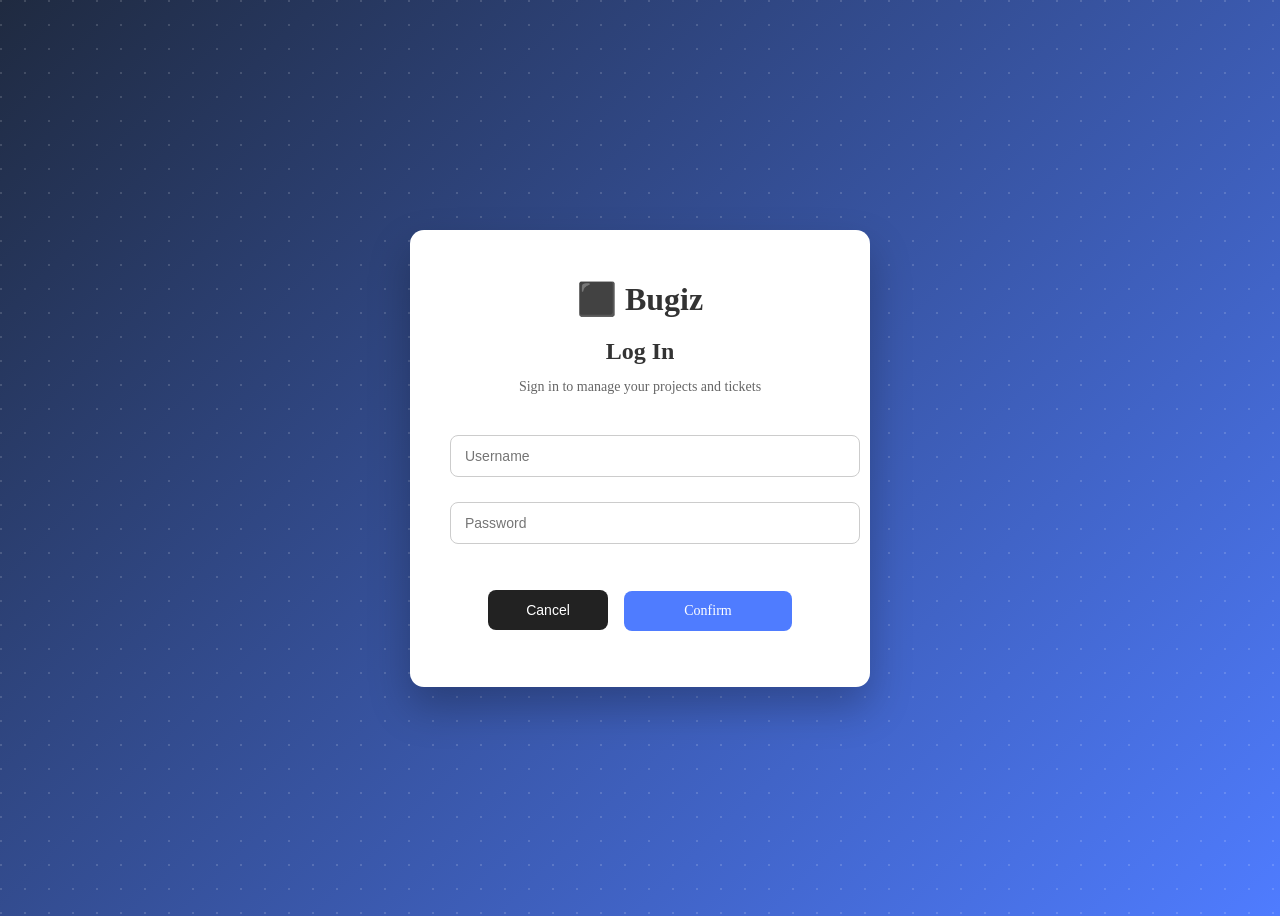
<file: index.html>
<!DOCTYPE html>
<html>
<head>
  <link rel="stylesheet" href="styles.css">
  <script src="script.js" defer></script>
</head>
<body data-page="all">

<!-- NAV -->
<!-- (paste shared navbar here) -->
  <div class="sidebar">
    <div class="logo">⬛ Bugiz</div>

    <a href="index.html" class="nav-item"><strong>Tickets</strong></a>
    <a href="projects.html" class="nav-item">Projects</a>
  
    <select 
      id="status-nav" 
      class="status-dropdown"
      onchange="if (this.value) window.location.href = this.value;"
    >
      <option value="">Status</option>
      <option value="completed.html">Completed</option>
      <option value="in-progress.html">In Progress</option>
      <option value="overdue.html">Overdue</option>
    </select>

    <a href="create-ticket.html" class="nav-item">Create Ticket</a>
    <a href="create-project.html" class="nav-item">Create Project</a>
    <a href="create-user.html" class="nav-item">Create User</a>
  </div>

  <div class="main">
    <div class="topbar">
      <div class="search">
        <input id="searchTicketInput" placeholder="Search Tickets">
      </div>
      <div class="profile">
        <div class="avatar"></div>
        <div>UserName<br>
        <a href="login.html">Log out</a>
      </div>
    </div>
  </div>

  <div class="content">
    <h1>Tickets</h1>

    <div class="table-header">
      <div>Summary</div>
      <div>Reporter</div>
      <div>Developer</div>
      <div>Status</div>
      <div>Edit</div>
      <div>View</div>
    </div>

    <div id="ticket-container"></div>
  </div>
  <footer></footer>

</body>
</html>
</file>
<file: styles.css>
/* APP BACKGROUND */
body {
  display: flex;
  min-height: 100vh;
  background: linear-gradient(180deg, #d6e1f7, #2e3e5c);
  color: #333;
}

/* ===== SIDEBAR ===== */
.sidebar {
  width: 260px;
  background: linear-gradient(180deg, #1f2a40, #2e3e5c);
  color: #fff;
  padding: 30px 20px;
}

.logo {
  font-size: 45px;
  font-weight: bold;
  margin-bottom: 40px;
}

.nav-item {
  display: block;
  padding: 10px 12px;
  margin: 6px 0;
  color: #d7eff4;
  text-decoration: none;
  border-radius: 6px;
  transition: background 0.2s ease;
  font-size: 25px;
}

.nav-item strong {
  color: #ffffff;
}

.nav-item:hover {
  background: rgba(255, 255, 255, 0.12);
  color: #fff;
}

/* ===== MAIN AREA ===== */
.main {
  
  flex: 1;
  display: flex;
  flex-direction: column;
}

/* ===== TOP BAR ===== */
.topbar {
  background: linear-gradient(180deg, #2e3e5c, #b4c3de);
  padding: 20px 40px;
  display: flex;
  align-items: center;
  justify-content: space-between;
  box-shadow: 0 2px 8px rgba(0,0,0,0.06);
}

.search {
    display: flex;
    align-items: center;
    gap: 10px;
}

.search input {
    height: 44px;
    width: 260px;
    padding: 0 14px;
    border-radius: 6px;
    border: 1px solid #ccc;
    font-size: 14px;
}

.search button {
    height: 44px;
    padding: 0 26px;
    border-radius: 6px;
    background: #4f7cff;
    color: #fff;
    border: none;
    cursor: pointer;
    font-size: 14px;
    line-height: normal; 
}

.profile {
  display: flex;
  align-items: center;
  gap: 12px;
  font-size: 14px;
}

.avatar {
  width: 42px;
  height: 42px;
  background: #111;
  border-radius: 50%;
}

.small-avatar {
  width: 32px;
  height: 32px;
  border-radius: 50%;
  
  display: flex;
  justify-content: center;
  align-items: center;
  color: white;
}

/* ===== CONTENT ===== */
.content {
  padding: 40px;
  flex: 1;
}

h1 {
  margin-bottom: 25px;
  font-size: 30px;
}

/* ===== TABLES / ROWS ===== */
.table-header,
.ticket-row {
  display: grid;
  grid-template-columns: 2fr 1fr 1fr 1fr 0.7fr 0.7fr;
  gap: 12px;
  align-items: center;
}

.table-header {
    font-weight: bold;
    padding: 0 16px;       
    min-height: 48px;      
    color: #666;
    
}

.ticket-row {
    background: #ffffff;
    padding: 0 16px;       
    min-height: 72px;      

    border-radius: 10px;
    box-shadow: 0 4px 12px rgba(0,0,0,0.06);
    margin-bottom: 14px;
}

.table-header div,
.ticket-row div {
    display: flex;
    align-items: center;      
    justify-content: flex-start;
    text-align: left;
}

/* ===== AVATARS ===== */
.small-avatar {
    width: 36px;
    height: 36px;
    background: #111; 
    border-radius: 50%;
}

/* ===== FORMS ===== */
.form-center {
    width: 100%;
    max-width: min(1200px, 90%);
    margin: 0 auto;
    background: #b2bbc4;
    padding: 50px 60px;
    border-radius: 16px;
    box-shadow: 0 12px 30px rgba(0, 0, 0, 0.08);
    
position: relative;
    z-index: 1;
}

.form-row {
  display: flex;
  gap: 20px;
}

input,
textarea,
select {
  width: 100%;
  padding: 12px 14px;
  margin: 10px 0;
  border-radius: 6px;
  border: 1px solid #ccc;
  font-size: 14px;
}

textarea {
  min-height: 120px;
}

h1 {
    margin-bottom: 35px;
    font-size: 34px;
}

/* ===== BUTTONS ===== */
.btn-row {
  margin-top: 30px;
  text-align: center;
}

.btn {
  padding: 12px 24px;
  border-radius: 8px;
  border: none;
  cursor: pointer;
  font-size: 14px;
}

.btn-black {
  background: #222;
  color: #fff;
}

.btn-blue {
  background: #4f7cff;
  color: #fff;
}

.btn:hover {
  opacity: 0.9;
}

/* ===== STATUS SELECT ===== */
.status-buttons {
  display: flex;
  border-radius: 8px;
  overflow: hidden;
  margin-top: 10px;
}

.status-buttons div {
  flex: 1;
  padding: 16px;
  text-align: center;
  color: #fff;
  font-weight: bold;
}

.resolved {
  background: #3cb371;
}

.open {
  background: #f4c430;
  color: #000;
}

.overdue {
  background: #e5533d;
}

/* ===== FOOTER ===== */
footer {
  background: linear-gradient(180deg, #2e3e5c, #d6e1f7);
  text-align: center;
  padding: 16px;
  font-size: 14px;
}

.status-dropdown {
  width: 100%;
  max-width: 100%;
  padding: 8px 10px;
  margin-top: 6px;
  border-radius: 6px;
  border: 1px solid #ccc;
  font-size: 13px;
  background-color: #ffffff;
  cursor: pointer;
  font-size: 20px;
}

/* Dark sidebar support */
.sidebar .status-dropdown {
  background-color: #2e3e5c;
  color: #ffffff;
  border: 1px solid rgba(255, 255, 255, 0.3);
}

.sidebar .status-dropdown option {
  background-color: #ffffff;
  color: #000000;
}

/* ===== LOGIN PAGE ===== */
.login-body {
  min-height: 100vh;
  background:
    radial-gradient(circle at 1px 1px, rgba(255,255,255,0.15) 1px, transparent 0),
    linear-gradient(135deg, #1f2a40, #4f7cff);
  background-size: 24px 24px, cover;
  display: flex;
  align-items: center;
  justify-content: center;
}

.login-container {
  width: 100%;
  display: flex;
  justify-content: center;
}

.login-card {
  background: #ffffff;
  padding: 50px 40px;
  width: 380px;
  border-radius: 14px;
  box-shadow: 0 20px 40px rgba(0, 0, 0, 0.25);
  text-align: center;
}

.login-logo {
  font-size: 32px;
  font-weight: bold;
  margin-bottom: 20px;
}

.login-card h2 {
  margin-bottom: 10px;
}

.login-subtitle {
  font-size: 14px;
  color: #666;
  margin-bottom: 30px;
}

.login-card input {
  width: 100%;
  padding: 12px 14px;
  margin-bottom: 15px;
  border-radius: 8px;
  border: 1px solid #ccc;
  font-size: 14px;
}

.login-card .btn-row {
  margin-top: 25px;
}

.login-card .btn {
  display: inline-block;
  text-decoration: none;
  margin: 6px;
  width: 120px;
}

/* ===== STATUS BUTTONS (INTERACTIVE) ===== */
.status-buttons {
    display: flex;
    gap: 16px;
    margin-top: 14px;
}

/* Hide the radio inputs */
.status-buttons input {
    display: none;
}

/* Base label styles */
.status-buttons label {
    flex: 1;
    padding: 18px;
    text-align: center;
    font-weight: bold;
    color: #fff;
    border-radius: 10px;
    cursor: pointer;

    opacity: 0.7;
    transform: scale(1);

    transition:
        transform 0.25s ease,
        box-shadow 0.25s ease,
        opacity 0.25s ease;
}

/* Individual colors */
.status-buttons .resolved { background: #22c55e; }
.status-buttons .open     { background: #4f7cff; }
.status-buttons .overdue  { background: #ef4444; }

/* Hover animation */
.status-buttons label:hover {
    transform: scale(1.05);
    opacity: 0.9;
}

/* Selected state (radio checked) */
.status-buttons input:checked + label {
    transform: scale(1.1);
    opacity: 1;
    box-shadow: 0 12px 25px rgba(0, 0, 0, 0.25);
}

.ticket-info-row {
  display: grid;
  grid-template-columns: repeat(4, 1fr);
  gap: 12px;
  background: #ffffff;
  padding: 16px;
  border-radius: 10px;
  box-shadow: 0 4px 12px rgba(0,0,0,0.06);
  margin-bottom: 20px;
}

.ticket-info-row div {
  display: flex;
  flex-direction: column;
  gap: 4px;
}

.ticket-info-row strong {
  color: #2e3e5c;
}

.ticket-card {
  background: #ffffff;
  padding: 30px;
  border-radius: 16px;
  box-shadow: 0 12px 30px rgba(0, 0, 0, 0.08);
  max-width: 1600px;
}
</file>
